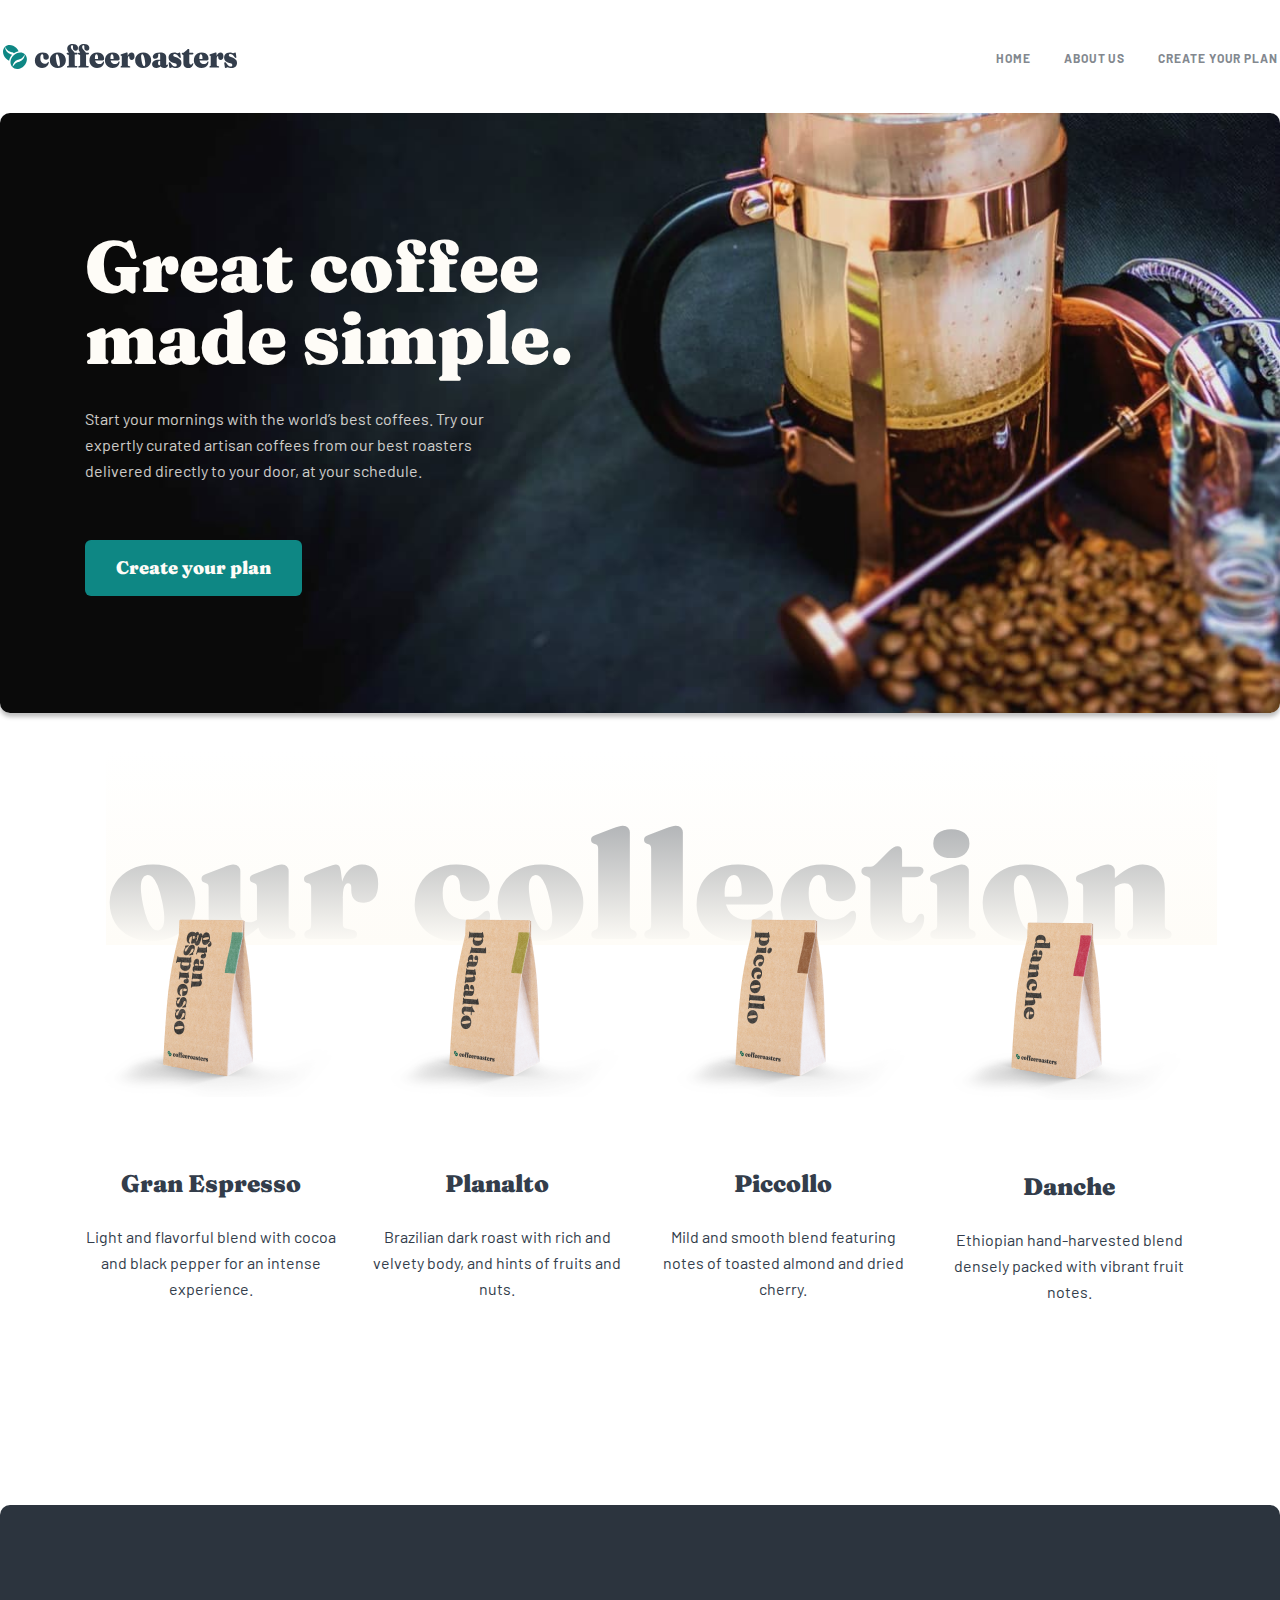
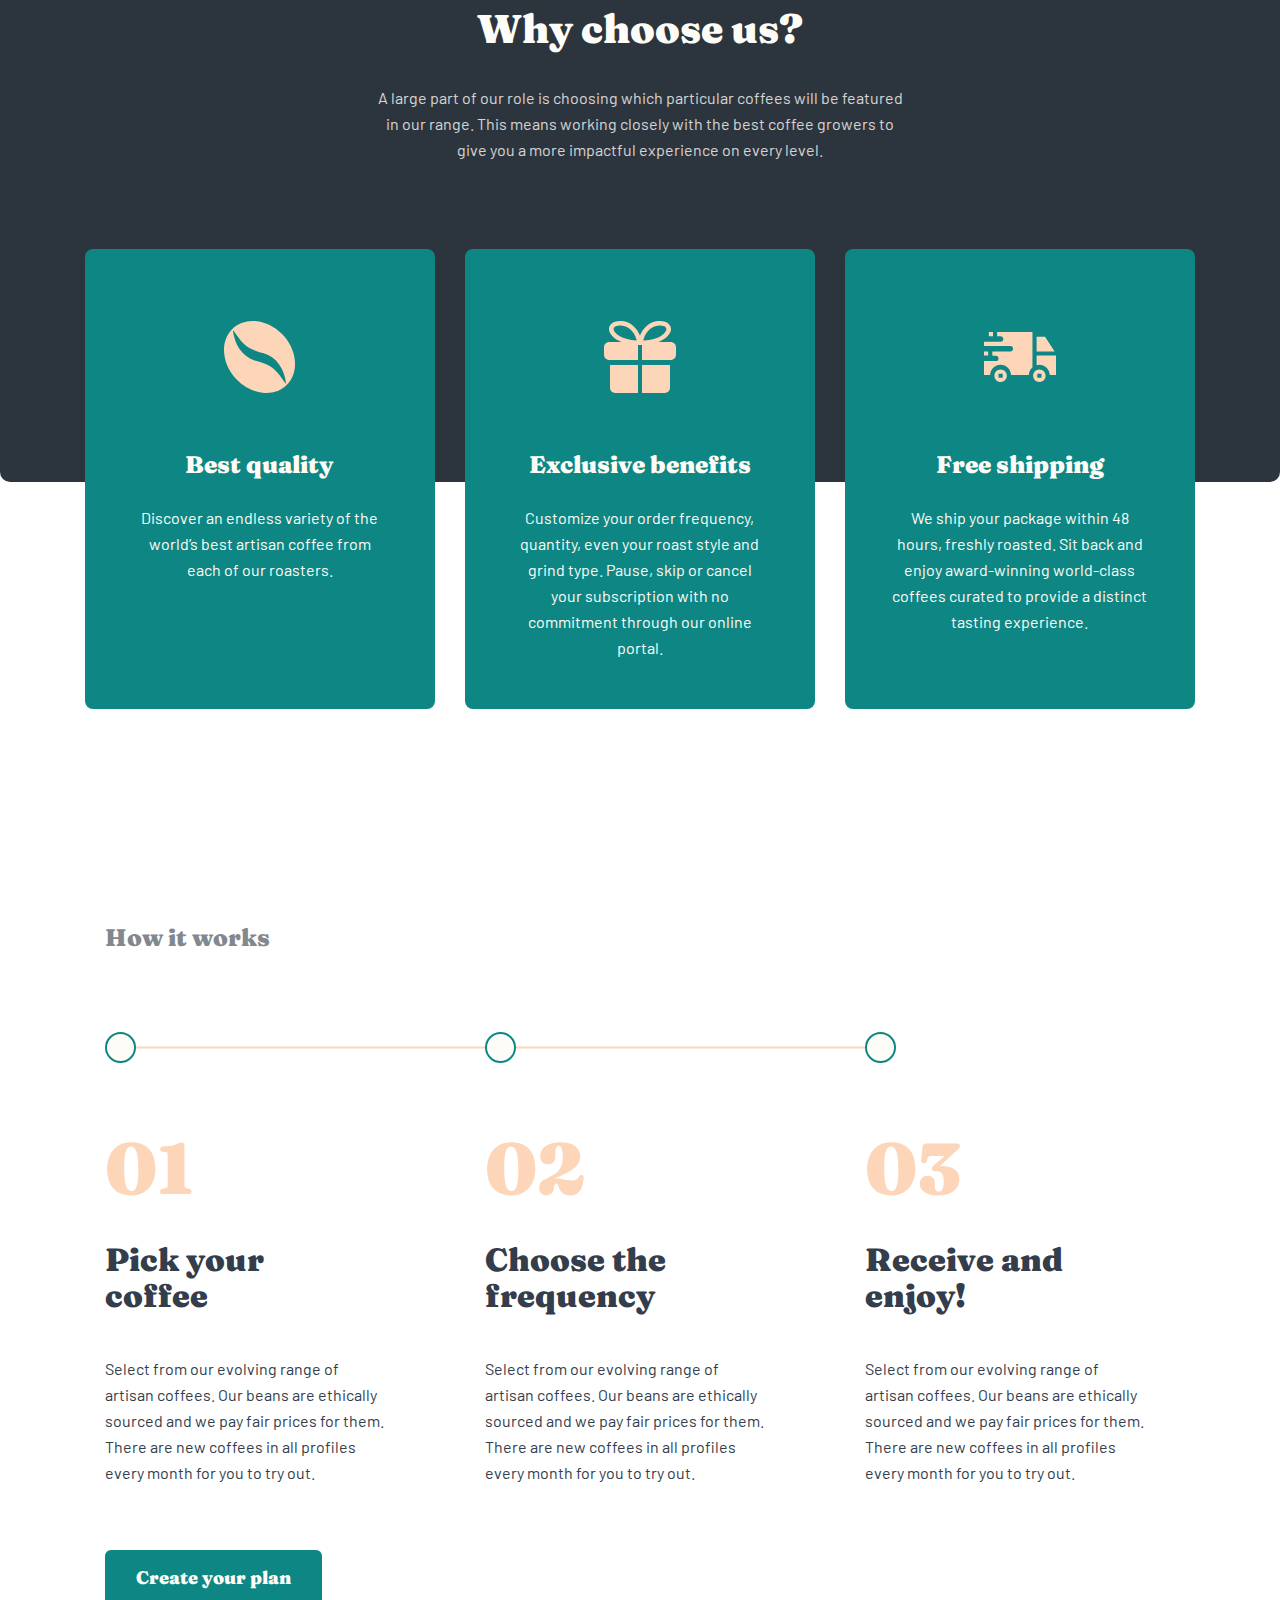
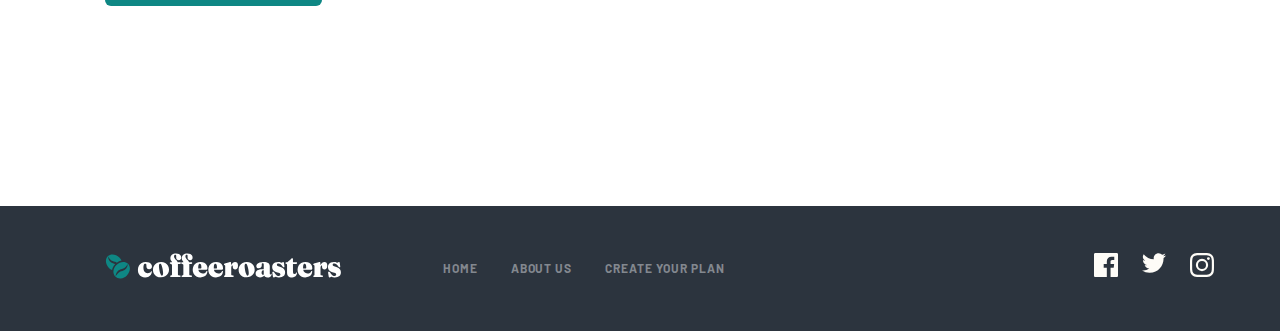
<file: index.html>
<!DOCTYPE html>
<html lang="en">
  <head>
    <meta charset="UTF-8" />
    <meta http-equiv="X-UA-Compatible" content="IE=edge" />
    <meta name="viewport" content="width=device-width, initial-scale=1.0" />
    <title>Coffeeroasters</title>

    <link rel="stylesheet" href="css/normalize.css" />
    <link rel="stylesheet" href="css/main.min.css" />
  </head>

  <body>
    <!-- HEADER -->
    <header class="header">
      <div class="container header__container">
        <a class="logo" href="index.html">
          <img
            class="logo__img"
            src="img/header-logo.svg"
            alt="Site logo"
            width="236"
            height="26"
          />
        </a>

        <nav class="nav">
          <ul class="nav__list">
            <li class="nav__item">
              <a class="nav__link" href="index.html">home</a>
            </li>
            <li class="nav__item">
              <a class="nav__link" href="about.html">ABOUT US</a>
            </li>
            <li class="nav__item">
              <a class="nav__link" href="subscribe.html">Create your plan</a>
            </li>
          </ul>
        </nav>
      </div>
    </header>

    <main>
      <!-- INTRO -->
      <section class="intro">
        <div class="container intro__container">
          <div class="intro__content">
            <h2 class="intro__title">Great coffee made simple.</h2>
            <p class="intro__description">
              Start your mornings with the world’s best coffees. Try our
              expertly curated artisan coffees from our best roasters delivered
              directly to your door, at your schedule.
            </p>

            <a class="create-link" href="#">Create your plan</a>
          </div>
        </div>
      </section>

      <!-- OUR -->
      <section class="our">
        <div class="container our__container">
          <h2 class="our__title">our collection</h2>

          <ul class="our__list">
            <li class="our__item">
              <img
                class="our__item-img"
                src="img/our-img1.png"
                srcset="img/our-img1.png 1x, img/our-img1@2x.png 2x"
                alt="our collection img"
                width="255"
                height="193"
              />

              <h3 class="our__item-title">Gran Espresso</h3>
              <p class="our__item-text">
                Light and flavorful blend with cocoa and black pepper for an
                intense experience.
              </p>
            </li>

            <li class="our__item">
              <img
                class="our__item-img"
                src="img/our-img2.png"
                srcset="img/our-img2.png 1x, img/our-img2@2x.png 2x"
                alt="our collection img"
                width="256"
                height="193"
              />

              <h3 class="our__item-title">Planalto</h3>
              <p class="our__item-text">
                Brazilian dark roast with rich and velvety body, and hints of
                fruits and nuts.
              </p>
            </li>

            <li class="our__item">
              <img
                class="our__item-img"
                src="img/our-img3.png"
                srcset="img/our-img3.png 1x, img/our-img3@2x.png 2x"
                alt="our collection img"
                width="256"
                height="193"
              />

              <h3 class="our__item-title">Piccollo</h3>
              <p class="our__item-text">
                Mild and smooth blend featuring notes of toasted almond and
                dried cherry.
              </p>
            </li>
            <li class="our__item">
              <img
                class="our__item-img4"
                src="img/our-img4.png"
                srcset="img/our-img4.png 1x, img/our-img4@2x.png 2x"
                alt="our collection img"
                width="235"
                height="177"
              />

              <h3 class="our__item-title">Danche</h3>
              <p class="our__item-text">
                Ethiopian hand-harvested blend densely packed with vibrant fruit
                notes.
              </p>
            </li>
          </ul>
        </div>
      </section>

      <!-- CHOOSE -->
      <section class="choose">
        <div class="container choose__container">
          <h2 class="choose__title">Why choose us?</h2>
          <p class="choose__description">
            A large part of our role is choosing which particular coffees will
            be featured in our range. This means working closely with the best
            coffee growers to give you a more impactful experience on every
            level.
          </p>

          <ul class="choose__list">
            <li class="choose__item">
              <img
                class="choose__item-img"
                src="img/choose-coffee.svg"
                alt="coffee"
                width="71"
                height="72"
              />
              <h3 class="choose__item-title">Best quality</h3>
              <p class="choose__item-text">
                Discover an endless variety of the world’s best artisan coffee
                from each of our roasters.
              </p>
            </li>
            <li class="choose__item">
              <img
                class="choose__item-img"
                src="img/choose-prize.svg"
                alt="coffee"
                width="72"
                height="72"
              />
              <h3 class="choose__item-title">Exclusive benefits</h3>
              <p class="choose__item-text">
                Customize your order frequency, quantity, even your roast style
                and grind type. Pause, skip or cancel your subscription with no
                commitment through our online portal.
              </p>
            </li>
            <li class="choose__item">
              <img
                class="choose__item-img-3"
                src="img/choose-truck.svg"
                alt="coffee"
                width="72"
                height="50"
              />
              <h3 class="choose__item-title">Free shipping</h3>
              <p class="choose__item-text">
                We ship your package within 48 hours, freshly roasted. Sit back
                and enjoy award-winning world-class coffees curated to provide a
                distinct tasting experience.
              </p>
            </li>
          </ul>
        </div>
      </section>

      <!-- WORKS -->
      <section class="works">
        <div class="container works__container">
          <h2 class="works__title">How it works</h2>

          <ul class="works__list">
            <li class="works__item">
              <p class="works__item-number">01</p>
              <h3 class="works__item-title">Pick your coffee</h3>
              <p class="works__item-text">
                Select from our evolving range of artisan coffees. Our beans are
                ethically sourced and we pay fair prices for them. There are new
                coffees in all profiles every month for you to try out.
              </p>
            </li>
            <li class="works__item">
              <p class="works__item-number">02</p>
              <h3 class="works__item-title">Choose the frequency</h3>
              <p class="works__item-text">
                Select from our evolving range of artisan coffees. Our beans are
                ethically sourced and we pay fair prices for them. There are new
                coffees in all profiles every month for you to try out.
              </p>
            </li>
            <li class="works__item">
              <p class="works__item-number">03</p>
              <h3 class="works__item-title">Receive and enjoy!</h3>
              <p class="works__item-text">
                Select from our evolving range of artisan coffees. Our beans are
                ethically sourced and we pay fair prices for them. There are new
                coffees in all profiles every month for you to try out.
              </p>
            </li>
          </ul>
          <a class="create-link" href="#">Create your plan</a>
        </div>
      </section>
    </main>

    <!-- FOOTER -->
    <footer class="footer">
      <div class="container footer__container">
        <a class="logo footer__logo" href="index.html">
          <img
            class="logo__img"
            src="img/footer-logo.svg"
            alt="Site logo"
            width="236"
            height="26"
          />
        </a>

        <nav class="nav">
          <ul class="nav__list">
            <li class="nav__item">
              <a class="nav__link" href="index.html">HOME</a>
            </li>
            <li class="nav__item">
              <a class="nav__link" href="about.html">ABOUT US</a>
            </li>
            <li class="nav__item">
              <a class="nav__link" href="subscribe.html">Create your plan</a>
            </li>
          </ul>
        </nav>

        <ul class="socials">
          <li class="socials__item">
            <a class="socials__item-link" href="https://facebook.com">
              <img
                class="socials__item-img"
                src="img/facebook.svg"
                alt="facebook"
                width="24"
                height="24"
              />
            </a>
          </li>
          <li class="socials__item">
            <a class="socials__item-link" href="https://twitter.com">
              <img
                class="socials__item-img"
                src="img/twitter.svg"
                alt="twitter"
                width="24"
                height="19"
              />
            </a>
          </li>
          <li class="socials__item">
            <a
              class="socials__item-link"
              href="https://instagram.com/m1rob1dov"
            >
              <img
                class="socials__item-img"
                src="img/instagram.svg"
                alt="instagram"
                width="24"
                height="24"
              />
            </a>
          </li>
        </ul>
      </div>
    </footer>
  </body>
</html>
</file>
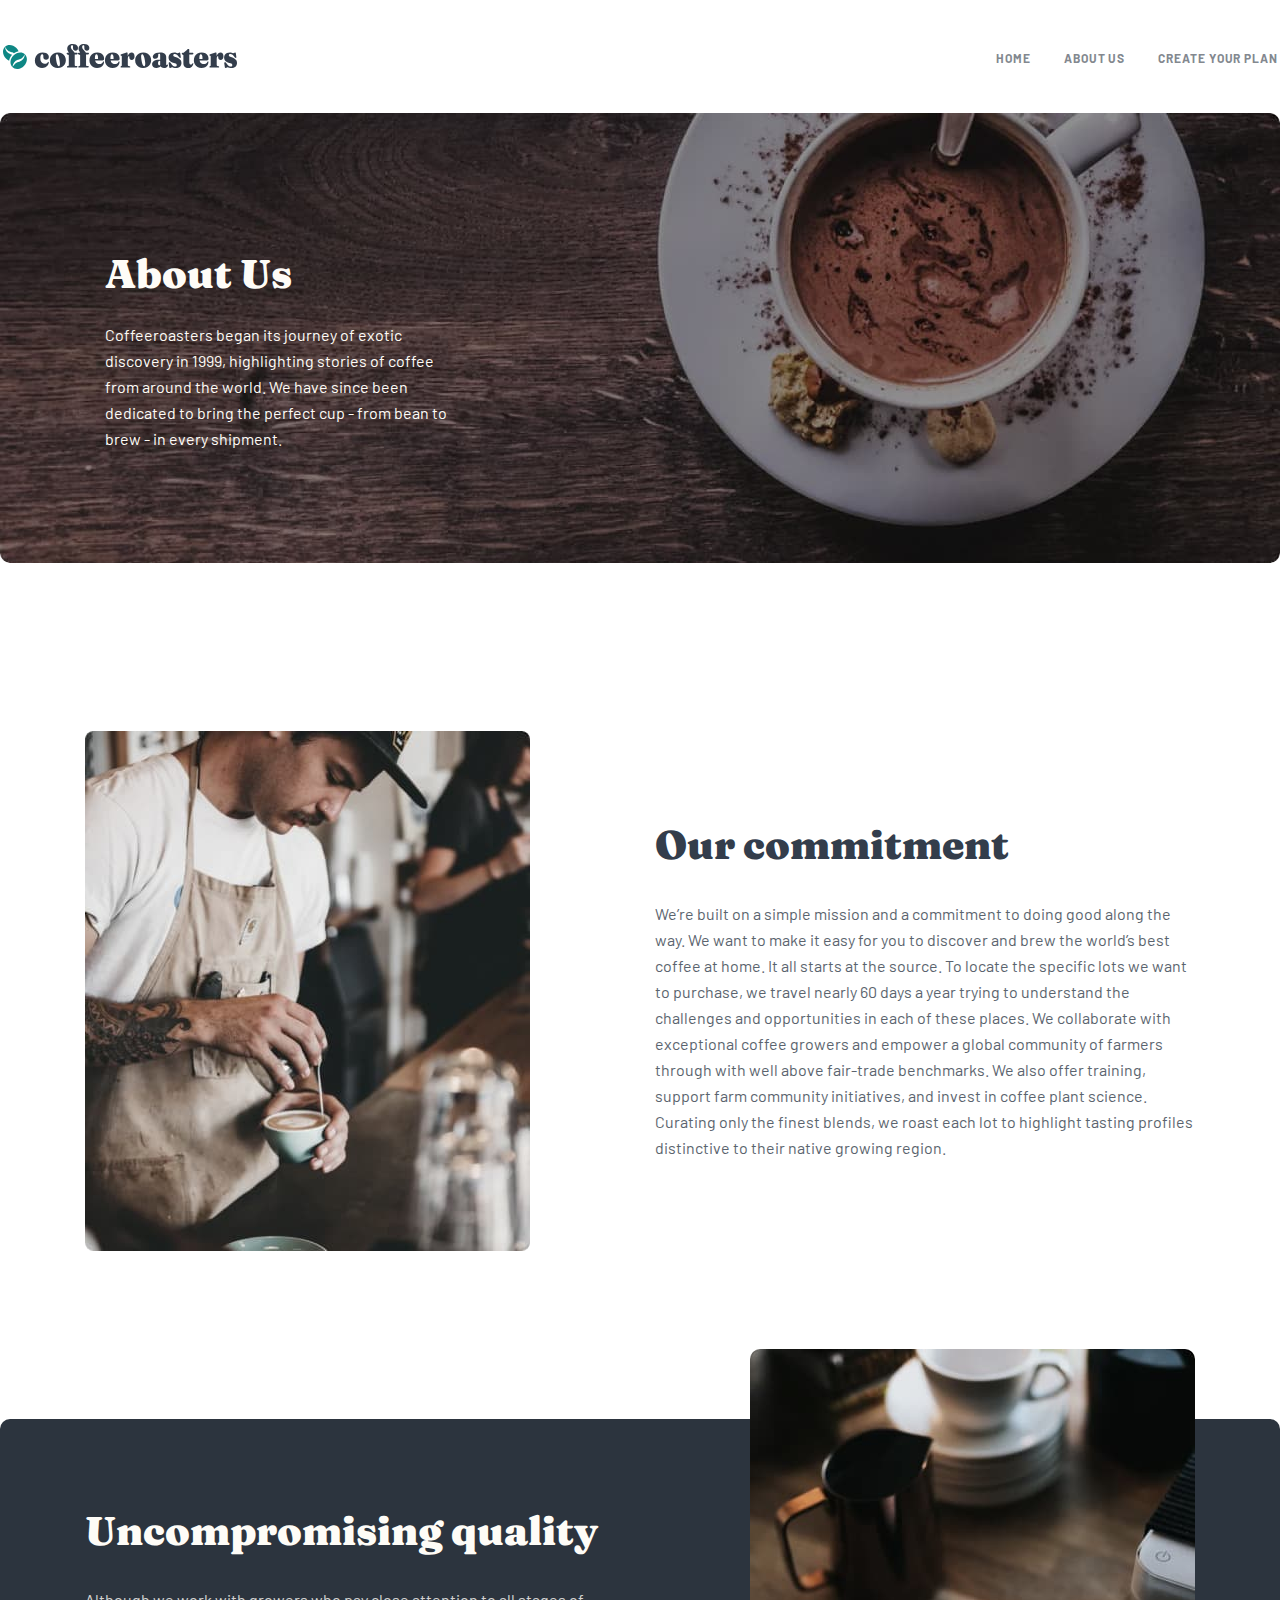
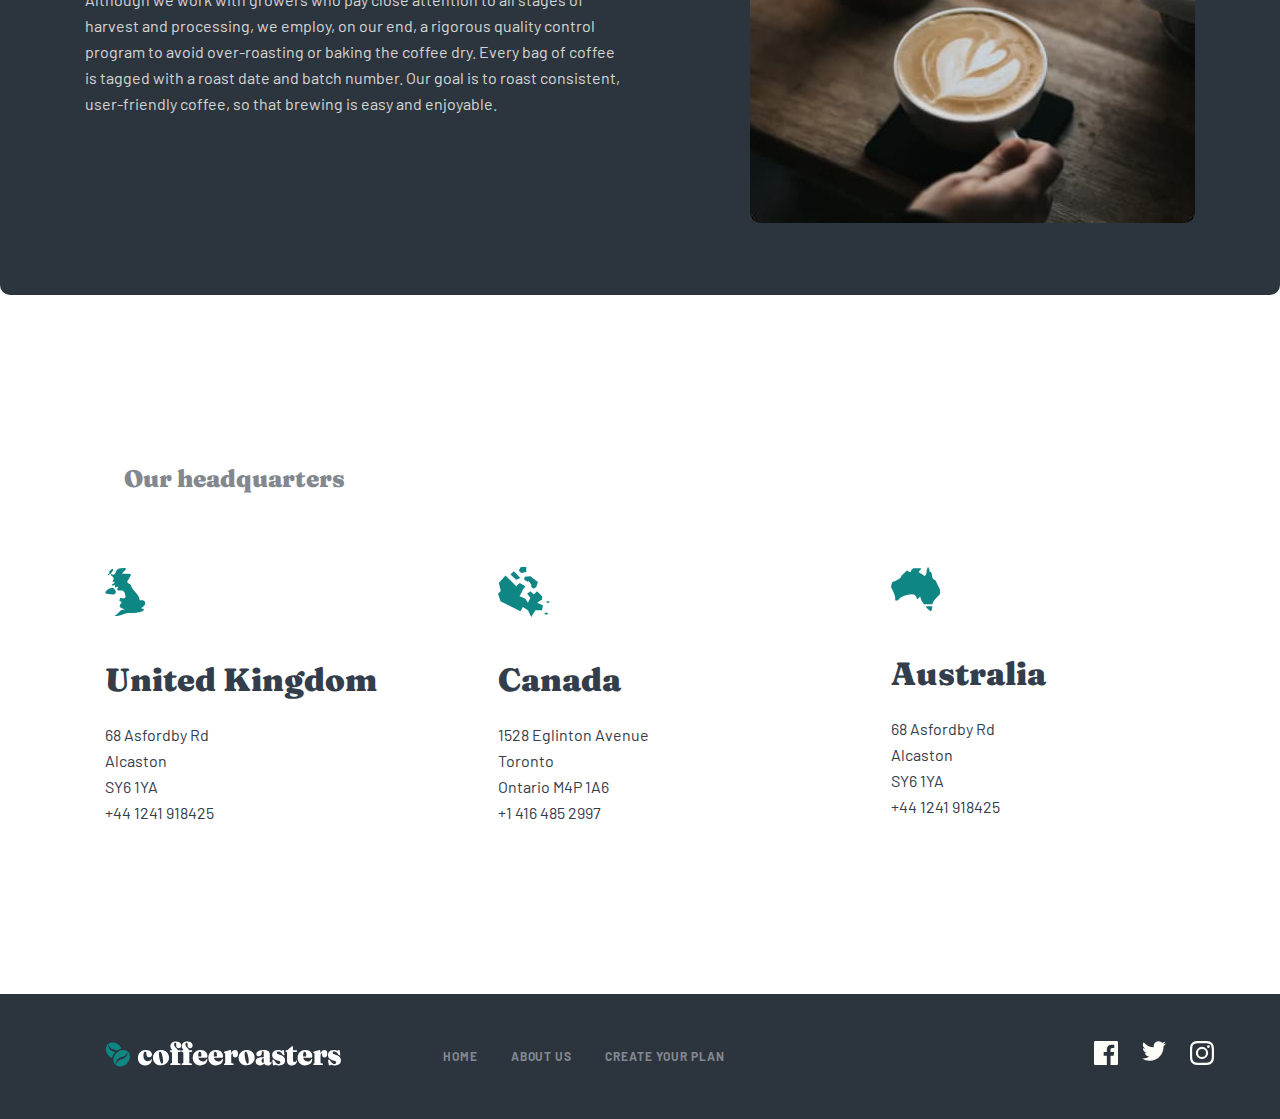
<file: about.html>
<!DOCTYPE html>
<html lang="en">
  <head>
    <meta charset="UTF-8" />
    <meta http-equiv="X-UA-Compatible" content="IE=edge" />
    <meta name="viewport" content="width=device-width, initial-scale=1.0" />
    <title>Coffeeroasters</title>

    <link rel="stylesheet" href="css/normalize.css" />
    <link rel="stylesheet" href="css/main.min.css" />
  </head>
  <body>
    <!-- HEADER -->
    <header class="header">
      <div class="container header__container">
        <a class="logo" href="index.html">
          <img
            class="logo__img"
            src="img/header-logo.svg"
            alt="Site logo"
            width="236"
            height="26"
          />
        </a>

        <nav class="nav">
          <ul class="nav__list">
            <li class="nav__item">
              <a class="nav__link" href="index.html">home</a>
            </li>
            <li class="nav__item">
              <a class="nav__link" href="about.html">ABOUT US</a>
            </li>
            <li class="nav__item">
              <a class="nav__link" href="subscribe.html">Create your plan</a>
            </li>
          </ul>
        </nav>
      </div>
    </header>

    <main>
      <!-- ABOUT INTRO -->
      <section class="about-intro">
        <div class="container about-intro__container">
          <div class="about-intro__content">
            <h2 class="about-intro__title">About Us</h2>
            <p class="about-intro__text">
              Coffeeroasters began its journey of exotic discovery in 1999,
              highlighting stories of coffee from around the world. We have
              since been dedicated to bring the perfect cup - from bean to brew
              - in every shipment.
            </p>
          </div>
        </div>
      </section>

      <!-- ABOUT OUR -->
      <section class="about-our">
        <div class="container about-out__container">
          <img
            class="about-our__img"
            src="img/about-our.jpg"
            srcset="img/about-our.jpg 1x, img/about-our@2x.jpg 2x"
            alt="our ilustration"
            width="445"
            height="520"
          />

          <div class="about-out__content">
            <h2 class="about-out__title">Our commitment</h2>
            <p class="about-out__text">
              We’re built on a simple mission and a commitment to doing good
              along the way. We want to make it easy for you to discover and
              brew the world’s best coffee at home. It all starts at the source.
              To locate the specific lots we want to purchase, we travel nearly
              60 days a year trying to understand the challenges and
              opportunities in each of these places. We collaborate with
              exceptional coffee growers and empower a global community of
              farmers through with well above fair-trade benchmarks. We also
              offer training, support farm community initiatives, and invest in
              coffee plant science. Curating only the finest blends, we roast
              each lot to highlight tasting profiles distinctive to their native
              growing region.
            </p>
          </div>
        </div>
      </section>

      <!-- ABOUT QUALITY -->
      <section class="quality">
        <div class="container quality__container">
          <div class="quality__wrapper"></div>
          <div class="quality__content">
            <h2 class="quality__title">Uncompromising quality</h2>
            <p class="quality__text">
              Although we work with growers who pay close attention to all
              stages of harvest and processing, we employ, on our end, a
              rigorous quality control program to avoid over-roasting or baking
              the coffee dry. Every bag of coffee is tagged with a roast date
              and batch number. Our goal is to roast consistent, user-friendly
              coffee, so that brewing is easy and enjoyable.
            </p>
          </div>
        </div>
      </section>

      <!-- ABOUT HEADQUARTERS -->
      <section class="headquarters">
        <div class="container headquarters__container">
          <h2 class="headquarters__title">Our headquarters</h2>

          <ul class="headquarters__list">
            <li class="headquarters__item">
              <img
                class="headquarters__item-img"
                src="img/headquarters-1.svg"
                alt="UK"
                width="41"
                height="49"
              />

              <h3 class="headquarters__item-title">United Kingdom</h3>
              <p class="headquarters__item-text">68 Asfordby Rd</p>
              <p class="headquarters__item-text">Alcaston</p>
              <p class="headquarters__item-text">SY6 1YA</p>
              <p class="headquarters__item-text">+44 1241 918425</p>
            </li>

            <li class="headquarters__item">
              <img
                class="headquarters__item-img"
                src="img/headquarters-2.svg"
                alt="Canada"
                width="52"
                height="50"
              />

              <h3 class="headquarters__item-title">Canada</h3>
              <p class="headquarters__item-text">1528 Eglinton Avenue</p>
              <p class="headquarters__item-text">Toronto</p>
              <p class="headquarters__item-text">Ontario M4P 1A6</p>
              <p class="headquarters__item-text">+1 416 485 2997</p>
            </li>

            <li class="headquarters__item">
              <img
                class="headquarters__item-img"
                src="img/headquarters-3.svg"
                alt="Australia"
                width="49"
                height="44"
              />

              <h3 class="headquarters__item-title">Australia</h3>
              <p class="headquarters__item-text">68 Asfordby Rd</p>
              <p class="headquarters__item-text">Alcaston</p>
              <p class="headquarters__item-text">SY6 1YA</p>
              <p class="headquarters__item-text">+44 1241 918425</p>
            </li>
          </ul>
        </div>
      </section>
    </main>

    <!-- FOOTER -->
    <footer class="footer">
      <div class="container footer__container">
        <a class="logo footer__logo" href="index.html">
          <img
            class="logo__img"
            src="img/footer-logo.svg"
            alt="Site logo"
            width="236"
            height="26"
          />
        </a>

        <nav class="nav">
          <ul class="nav__list">
            <li class="nav__item">
              <a class="nav__link" href="index.html">HOME</a>
            </li>
            <li class="nav__item">
              <a class="nav__link" href="about.html">ABOUT US</a>
            </li>
            <li class="nav__item">
              <a class="nav__link" href="subscribe.html">Create your plan</a>
            </li>
          </ul>
        </nav>

        <ul class="socials">
          <li class="socials__item">
            <a class="socials__item-link" href="https://facebook.com">
              <img
                class="socials__item-img"
                src="img/facebook.svg"
                alt="facebook"
                width="24"
                height="24"
              />
            </a>
          </li>
          <li class="socials__item">
            <a class="socials__item-link" href="https://twitter.com">
              <img
                class="socials__item-img"
                src="img/twitter.svg"
                alt="twitter"
                width="24"
                height="19"
              />
            </a>
          </li>
          <li class="socials__item">
            <a
              class="socials__item-link"
              href="https://instagram.com/m1rob1dov"
            >
              <img
                class="socials__item-img"
                src="img/instagram.svg"
                alt="instagram"
                width="24"
                height="24"
              />
            </a>
          </li>
        </ul>
      </div>
    </footer>
  </body>
</html>
</file>
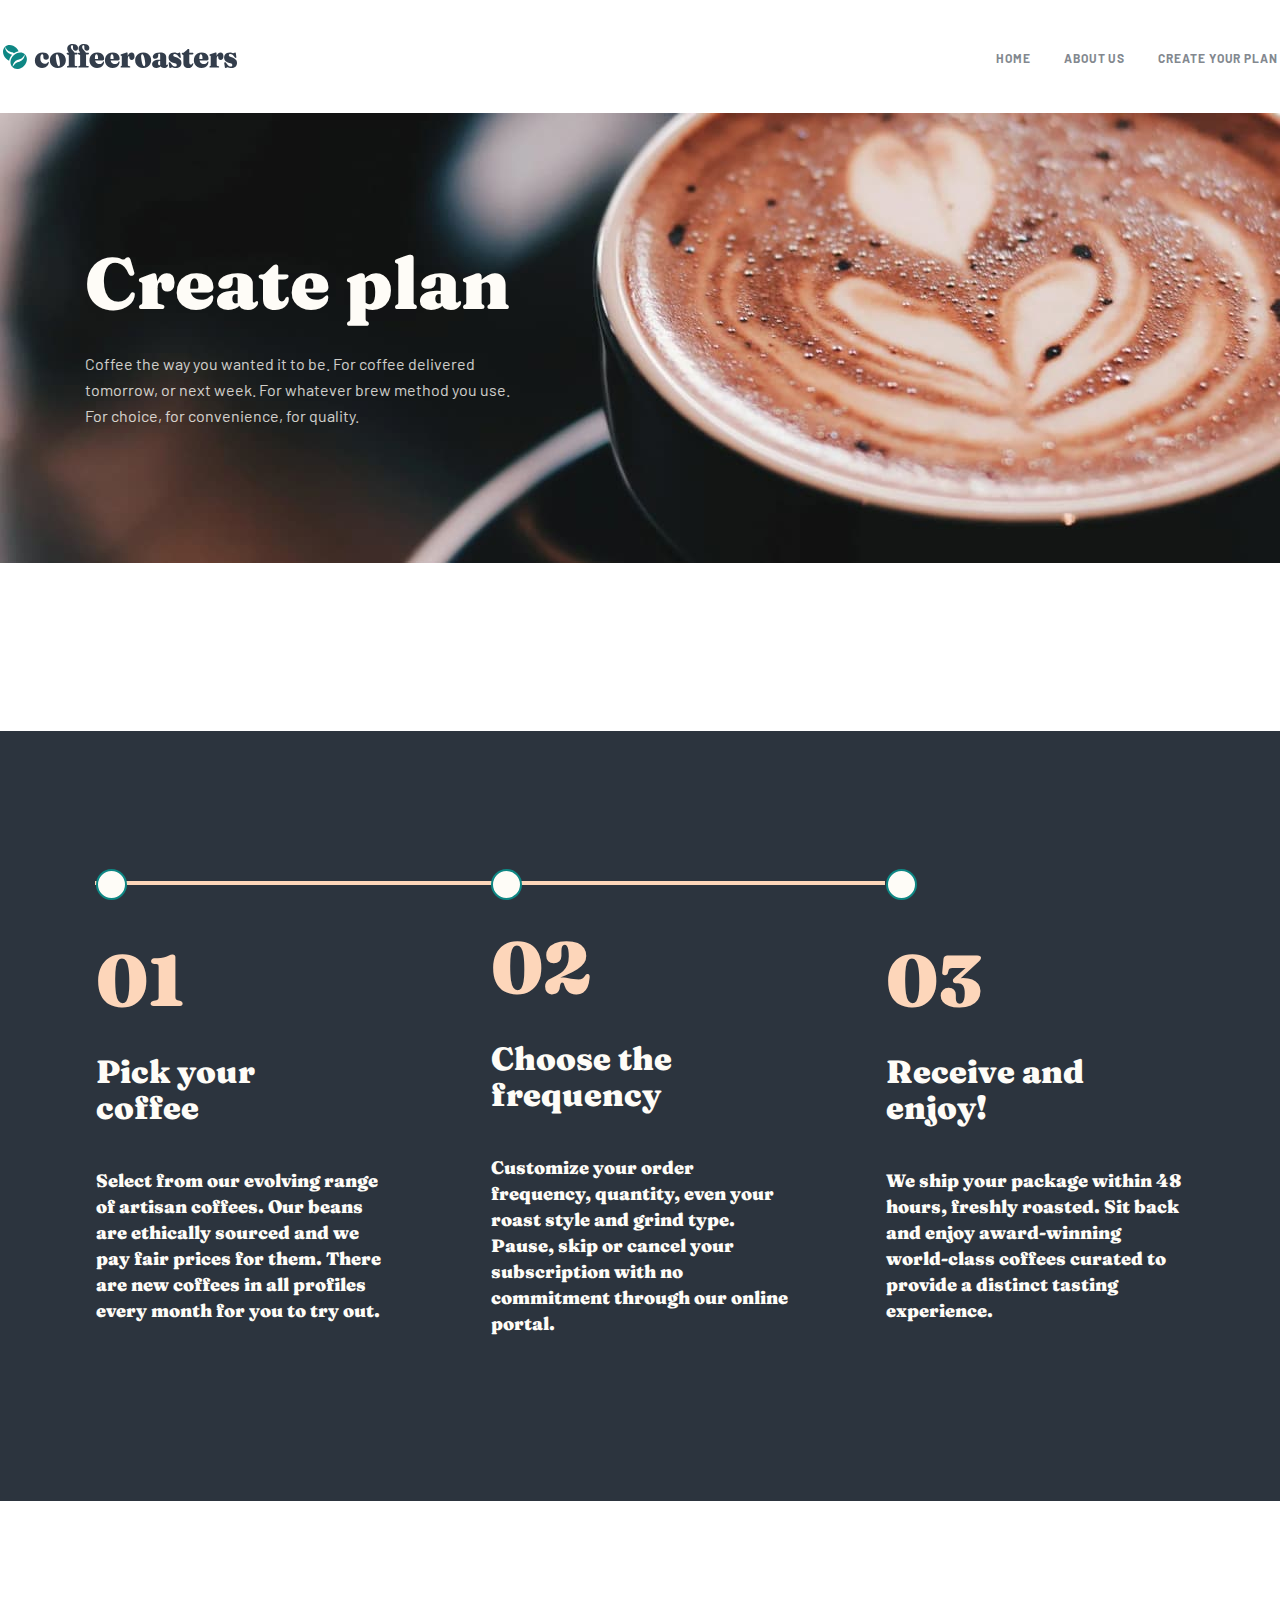
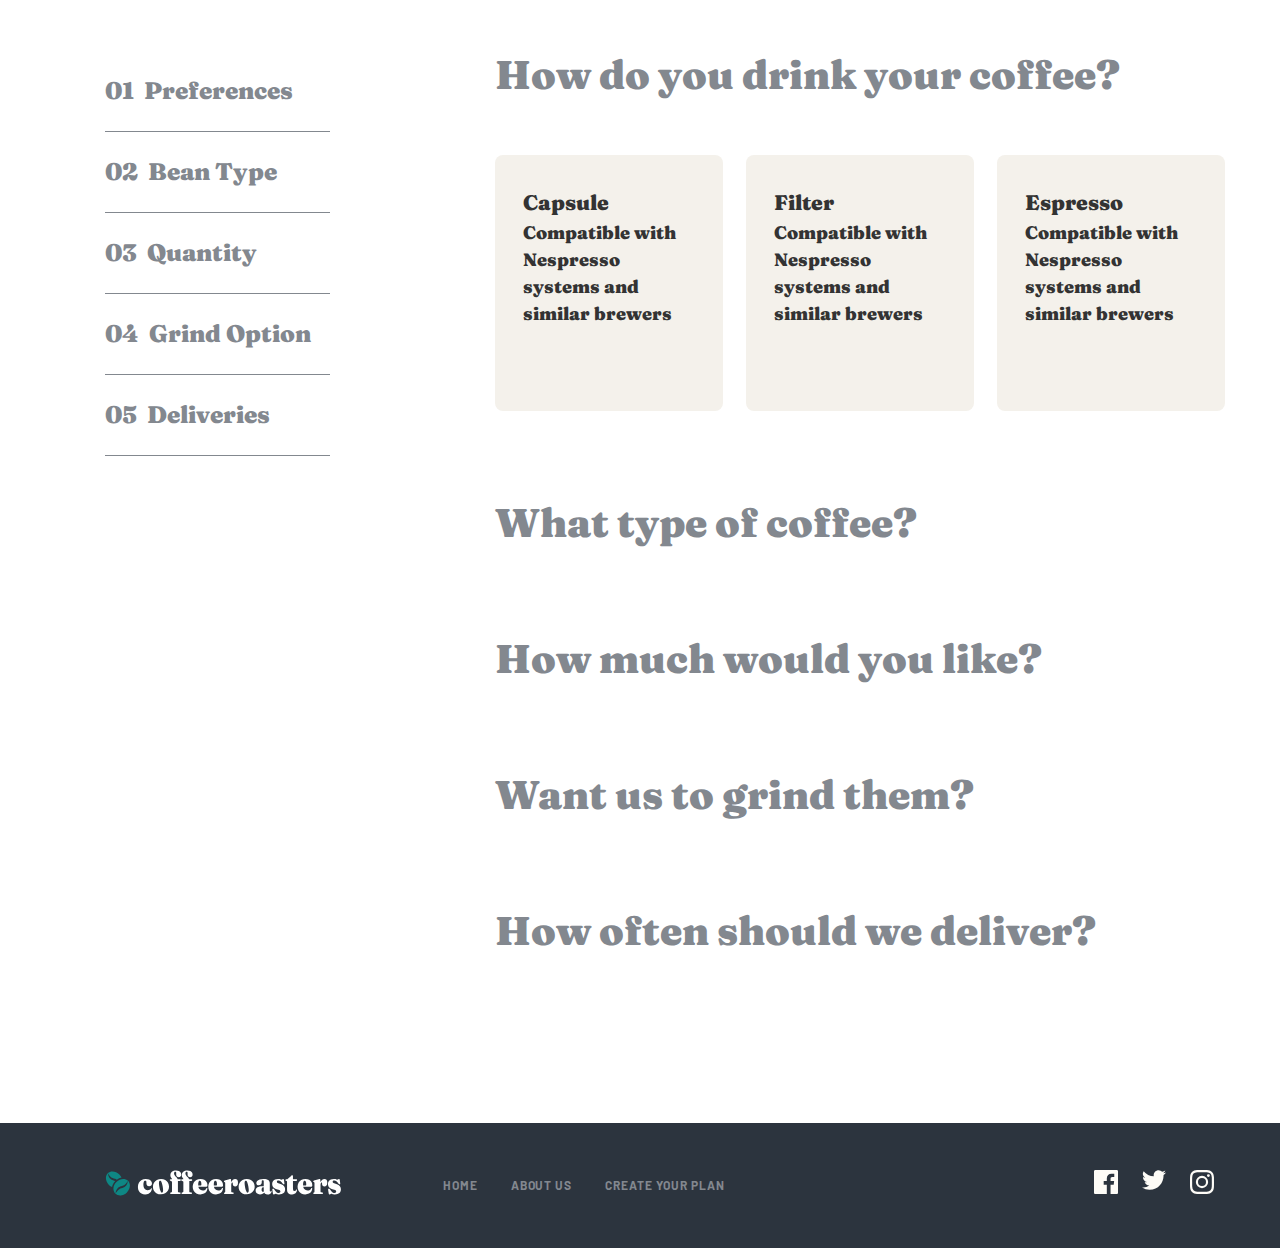
<file: subscribe.html>
<!DOCTYPE html>
<html lang="en">
  <head>
    <meta charset="UTF-8" />
    <meta http-equiv="X-UA-Compatible" content="IE=edge" />
    <meta name="viewport" content="width=device-width, initial-scale=1.0" />
    <title>Coffeeroasters</title>

    <link rel="stylesheet" href="css/normalize.css" />
    <link rel="stylesheet" href="css/main.min.css" />
  </head>
  <body>
    <!-- HEADER -->
    <header class="header">
      <div class="container header__container">
        <a class="logo" href="index.html">
          <img
            class="logo__img"
            src="img/header-logo.svg"
            alt="Site logo"
            width="236"
            height="26"
          />
        </a>

        <nav class="nav">
          <ul class="nav__list">
            <li class="nav__item">
              <a class="nav__link" href="index.html">home</a>
            </li>
            <li class="nav__item">
              <a class="nav__link" href="about.html">ABOUT US</a>
            </li>
            <li class="nav__item">
              <a class="nav__link" href="subscribe.html">Create your plan</a>
            </li>
          </ul>
        </nav>
      </div>
    </header>

    <main>
      <!-- HERO -->
      <section class="hero">
        <div class="container hero__container">
          <div class="hero__content">
            <h2 class="hero__title">Create plan</h2>
            <p class="hero__text">
              Coffee the way you wanted it to be. For coffee delivered tomorrow,
              or next week. For whatever brew method you use. For choice, for
              convenience, for quality.
            </p>
          </div>
        </div>
      </section>

      <!-- HOW-IT -->
      <section class="how-it-s">
        <div class="container how-it-s__container how-it-s__dark-container">
          <h2 class="how-it-s__name visually-hidden">How it works</h2>
          <ul class="how-it-s__list">
            <li class="how-it-s__item">
              <p class="how-it-s__num">01</p>
              <h3 class="how-it-s__item-name how-it-s__item-name-plan">
                Pick your coffee
              </h3>
              <p
                class="how-it-s__item-discription how-it-s__item-discription-plan"
              >
                Select from our evolving range of artisan coffees. Our beans are
                ethically sourced and we pay fair prices for them. There are new
                coffees in all profiles every month for you to try out.
              </p>
            </li>
            <li class="how-it-s__item">
              <p class="how-it-s__num">02</p>
              <h3 class="how-it-s__item-name how-it-s__item-name-plan">
                Choose the frequency
              </h3>
              <p
                class="how-it-s__item-discription how-it-s__item-discription-plan"
              >
                Customize your order frequency, quantity, even your roast style
                and grind type. Pause, skip or cancel your subscription with no
                commitment through our online portal.
              </p>
            </li>
            <li class="how-it-s__item">
              <p class="how-it-s__num">03</p>
              <h3 class="how-it-s__item-name how-it-s__item-name-plan">
                Receive and enjoy!
              </h3>
              <p
                class="how-it-s__item-discription how-it-s__item-discription-plan"
              >
                We ship your package within 48 hours, freshly roasted. Sit back
                and enjoy award-winning world-class coffees curated to provide a
                distinct tasting experience.
              </p>
            </li>
          </ul>
        </div>
      </section>

      <!-- REGISTRATION -->
      <section class="registration">
        <div class="container registration__container">
          <ul class="registration__list">
            <li class="registration__item">
              <button class="registration__btn" type="button">
                <span class="registration__btn-num">01</span>
                Preferences
              </button>
            </li>
            <li class="registration__item">
              <button class="registration__btn" type="button">
                <span class="registration__btn-num">02</span>
                Bean Type
              </button>
            </li>
            <li class="registration__item">
              <button class="registration__btn" type="button">
                <span class="registration__btn-num">03</span>
                Quantity
              </button>
            </li>
            <li class="registration__item">
              <button class="registration__btn" type="button">
                <span class="registration__btn-num">04</span>
                Grind Option
              </button>
            </li>
            <li class="registration__item">
              <button class="registration__btn" type="button">
                <span class="registration__btn-num">05</span>
                Deliveries
              </button>
            </li>
          </ul>

          <form action="#" method="get" class="registration__form">
            <ul class="registration__form-list">
              <li class="registration__form-item">
                <button class="registration__form-btn">
                  How do you drink your coffee?
                </button>
                <div class="benefits">
                  <label class="benefits__form">
                    <input
                      class="visually-hidden benefits__radio"
                      type="radio"
                      name="mirilyos"
                    />
                    <div class="benefits__div">
                      <h3 class="benefits__name">Capsule</h3>
                      <p class="benefits__text">
                        Compatible with Nespresso systems and similar brewers
                      </p>
                    </div>
                  </label>
                  <label class="benefits__form">
                    <input
                      class="visually-hidden benefits__radio"
                      type="radio"
                      name="mirilyos"
                    />
                    <div class="benefits__div">
                      <h3 class="benefits__name">Filter</h3>
                      <p class="benefits__text">
                        Compatible with Nespresso systems and similar brewers
                      </p>
                    </div>
                  </label>
                  <label class="benefits__form">
                    <input
                      class="visually-hidden benefits__radio"
                      type="radio"
                      name="mirilyos"
                    />
                    <div class="benefits__div">
                      <h3 class="benefits__name">Espresso</h3>
                      <p class="benefits__text">
                        Compatible with Nespresso systems and similar brewers
                      </p>
                    </div>
                  </label>
                </div>
              </li>
              <li class="registration__form-item">
                <button class="registration__form-btn">
                  What type of coffee?
                </button>
              </li>
              <li class="registration__form-item">
                <button class="registration__form-btn">
                  How much would you like?
                </button>
              </li>
              <li class="registration__form-item">
                <button class="registration__form-btn">
                  Want us to grind them?
                </button>
              </li>
              <li class="registration__form-item">
                <button class="registration__form-btn">
                  How often should we deliver?
                </button>
              </li>
            </ul>
          </form>
        </div>
      </section>
    </main>

    <!-- FOOTER -->
    <footer class="footer">
      <div class="container footer__container">
        <a class="logo footer__logo" href="index.html">
          <img
            class="logo__img"
            src="img/footer-logo.svg"
            alt="Site logo"
            width="236"
            height="26"
          />
        </a>

        <nav class="nav">
          <ul class="nav__list">
            <li class="nav__item">
              <a class="nav__link" href="index.html">HOME</a>
            </li>
            <li class="nav__item">
              <a class="nav__link" href="about.html">ABOUT US</a>
            </li>
            <li class="nav__item">
              <a class="nav__link" href="subscribe.html">Create your plan</a>
            </li>
          </ul>
        </nav>

        <ul class="socials">
          <li class="socials__item">
            <a class="socials__item-link" href="https://facebook.com">
              <img
                class="socials__item-img"
                src="img/facebook.svg"
                alt="facebook"
                width="24"
                height="24"
              />
            </a>
          </li>
          <li class="socials__item">
            <a class="socials__item-link" href="https://twitter.com">
              <img
                class="socials__item-img"
                src="img/twitter.svg"
                alt="twitter"
                width="24"
                height="19"
              />
            </a>
          </li>
          <li class="socials__item">
            <a
              class="socials__item-link"
              href="https://instagram.com/m1rob1dov"
            >
              <img
                class="socials__item-img"
                src="img/instagram.svg"
                alt="instagram"
                width="24"
                height="24"
              />
            </a>
          </li>
        </ul>
      </div>
    </footer>
  </body>
</html>
</file>
<file: css/main.min.css>
@font-face {
  font-family: Fraunces;
  src: url("../fonts/Fraunces-Black.woff2") format("woff2"),
    url("../fonts/Fraunces-Black.woff") format("woff");
  font-style: normal;
  font-display: swap;
  font-weight: 900;
}
@font-face {
  font-family: Barlow;
  font-style: normal;
  font-display: swap;
  font-weight: 400;
  src: local(""), url("../fonts/barlow-v11-latin-regular.woff2") format("woff2"),
    url("../fonts/barlow-v11-latin-regular.woff") format("woff");
}
@font-face {
  font-family: Barlow;
  font-style: normal;
  font-display: swap;
  font-weight: 700;
  src: local(""), url("../fonts/barlow-v11-latin-700.woff2") format("woff2"),
    url("../fonts/barlow-v11-latin-700.woff") format("woff");
}
html {
  -webkit-box-sizing: border-box;
  box-sizing: border-box;
}
*,
::after,
::before {
  margin: 0;
  padding: 0;
  -webkit-box-sizing: inherit;
  box-sizing: inherit;
}
img {
  display: block;
  max-width: 100%;
  height: auto;
}
body {
  font-family: Fraunces, Barlow, sans-serif;
  line-height: 1.5;
  font-size: 18px;
  color: #333;
}
a {
  display: inline-block;
  text-decoration: none;
}
ol,
ul {
  list-style: none;
}
.container {
  max-width: 1320px;
  padding: 0 20px;
  margin: 0 auto;
}
.visually-hidden {
  clip: rect(0 0 0 0);
  -webkit-clip-path: inset(50%);
  clip-path: inset(50%);
  height: 1px;
  overflow: hidden;
  position: absolute;
  white-space: nowrap;
  width: 1px;
}
.create-link {
  padding: 15px 31px 16px 31px;
  font-family: Fraunces;
  background-color: #0e8784;
  border-radius: 6px;
  font-style: normal;
  font-weight: 900;
  font-size: 18px;
  line-height: 25px;
  text-align: center;
  color: #fefcf7;
  -webkit-transition: 0.3s ease;
  -o-transition: 0.3s ease;
  transition: 0.3s ease;
}
.create-link:hover {
  opacity: 0.7;
}
.create-link:active {
  background-color: #66d2cf;
}
.header {
  padding-top: 43px;
  padding-bottom: 43px;
}
.header__container {
  display: -webkit-box;
  display: -ms-flexbox;
  display: flex;
  -webkit-box-pack: justify;
  -ms-flex-pack: justify;
  justify-content: space-between;
  -webkit-box-align: center;
  -ms-flex-align: center;
  align-items: center;
  padding: 0;
  padding: 0 2px;
}
.logo {
  -webkit-transition: 0.3s ease;
  -o-transition: 0.3s ease;
  transition: 0.3s ease;
}
.logo:hover {
  opacity: 0.7;
}
.logo:active {
  opacity: 0.4;
}
.nav__list {
  display: -webkit-box;
  display: -ms-flexbox;
  display: flex;
}
.nav__item {
  margin-left: 33px;
}
.nav__item:first-child {
  margin-left: 0;
}
.nav__link {
  font-family: Barlow;
  font-style: normal;
  font-weight: 700;
  font-size: 12px;
  line-height: 15px;
  letter-spacing: 0.923077px;
  text-transform: uppercase;
  color: #83888f;
  -webkit-transition: 0.2s ease;
  -o-transition: 0.2s ease;
  transition: 0.2s ease;
}
.nav__link:hover {
  color: #fdd6ba;
}
.nav__link:active {
  color: #333d4b;
}
.intro {
  margin-bottom: 136px;
}
.intro__container {
  background-image: url(../img/intro.jpg);
  background-repeat: no-repeat;
  background-size: cover;
  height: 600px;
  -webkit-box-shadow: 0 4px 4px rgba(0, 0, 0, 0.25);
  box-shadow: 0 4px 4px rgba(0, 0, 0, 0.25);
  border-radius: 10px;
}
.intro__content {
  max-width: 576px;
  padding-top: 117px;
  padding-left: 65px;
}
.intro__title {
  max-width: 493px;
  margin-bottom: 32px;
  font-family: Fraunces;
  font-style: normal;
  font-weight: 900;
  font-size: 72px;
  line-height: 72px;
  color: #fefcf7;
}
.intro__description {
  max-width: 440px;
  font-family: Barlow;
  font-style: normal;
  font-weight: 400;
  font-size: 16px;
  line-height: 26px;
  color: #fefcf7;
  mix-blend-mode: normal;
  opacity: 0.8;
  margin-bottom: 56px;
}
.our {
  margin-bottom: 200px;
}
.our__container {
  position: relative;
  text-align: center;
}
.our__title {
  font-family: Fraunces;
  margin: 0;
  font-style: normal;
  font-weight: 900;
  font-size: 150px;
  line-height: 72px;
  text-align: center;
  color: #83888f;
}
.our__title::before {
  content: "";
  position: absolute;
  width: 1111px;
  height: 196px;
  top: -100px;
  background: -webkit-gradient(
    linear,
    left top,
    left bottom,
    from(rgba(254, 252, 247, 0.0001)),
    to(#fefcf7)
  );
  background: -o-linear-gradient(
    top,
    rgba(254, 252, 247, 0.0001) 0,
    #fefcf7 100%
  );
  background: linear-gradient(
    180deg,
    rgba(254, 252, 247, 0.0001) 0,
    #fefcf7 100%
  );
}
.our__list {
  display: -webkit-box;
  display: -ms-flexbox;
  display: flex;
  -webkit-box-pack: center;
  -ms-flex-pack: center;
  justify-content: center;
  -webkit-box-align: center;
  -ms-flex-align: center;
  align-items: center;
  margin-top: -20px;
}
.our__item {
  max-width: 256px;
  margin-right: 30px;
  z-index: 1;
}
.our__item:last-child {
  margin-right: 0;
}
.our__item-img {
  margin-bottom: 71px;
}
.our__item-img4 {
  margin-top: 21px;
  margin-bottom: 71px;
  margin-left: auto;
  margin-right: auto;
}
.our__item-title {
  font-family: Fraunces;
  margin-bottom: 24px;
  font-style: normal;
  font-weight: 900;
  font-size: 24px;
  line-height: 32px;
  text-align: center;
  color: #333d4b;
}
.our__item-text {
  font-family: Barlow;
  font-style: normal;
  font-weight: 400;
  font-size: 16px;
  line-height: 26px;
  text-align: center;
  color: #333d4b;
}
.choose {
  margin-bottom: 440px;
}
.choose__container {
  background-image: url(../img/choose-bg.svg);
  background-repeat: no-repeat;
  background-size: cover;
  height: 577px;
}
.choose__title {
  font-family: Fraunces;
  padding-top: 100px;
  font-style: normal;
  font-weight: 900;
  font-size: 40px;
  line-height: 48px;
  text-align: center;
  color: #fefcf7;
  margin-bottom: 32px;
}
.choose__description {
  font-family: Barlow;
  max-width: 540px;
  margin-bottom: 86px;
  margin-left: auto;
  margin-right: auto;
  font-style: normal;
  font-weight: 400;
  font-size: 16px;
  line-height: 26px;
  text-align: center;
  color: #fefcf7;
  mix-blend-mode: normal;
  opacity: 0.8;
}
.choose__list {
  display: -webkit-box;
  display: -ms-flexbox;
  display: flex;
  -webkit-box-pack: center;
  -ms-flex-pack: center;
  justify-content: center;
}
.choose__item {
  max-width: 350px;
  background-color: #0e8784;
  border-radius: 8px;
  margin-right: 30px;
  padding: 72px 48px 48px 47px;
}
.choose__item:last-child {
  margin-right: 0;
  padding: 83px 48px 48px 47px;
}
.choose__item-img {
  margin-bottom: 56px;
  margin-left: auto;
  margin-right: auto;
  -webkit-transition: 0.3s ease;
  -o-transition: 0.3s ease;
  transition: 0.3s ease;
}
.choose__item-img-3 {
  margin-bottom: 67px;
  margin-left: auto;
  margin-right: auto;
  -webkit-transition: 0.3s ease;
  -o-transition: 0.3s ease;
  transition: 0.3s ease;
}
.choose__item-img:hover {
  opacity: 0.7;
}
.choose__item-img:active {
  opacity: 0.4;
}
.choose__item-img-3:hover {
  opacity: 0.7;
}
.choose__item-img-3:active {
  opacity: 0.4;
}
.choose__item-title {
  font-family: Fraunces;
  font-style: normal;
  font-weight: 900;
  font-size: 24px;
  line-height: 32px;
  text-align: center;
  color: #fefcf7;
  margin-bottom: 24px;
}
.choose__item-text {
  min-width: 255px;
  font-family: Barlow;
  font-style: normal;
  font-weight: 400;
  font-size: 16px;
  line-height: 26px;
  text-align: center;
  color: #fefcf7;
}
.works {
  margin-bottom: 200px;
}
.works__container {
  background-image: url(../img/works-img.svg);
  background-repeat: no-repeat;
  background-position: left 105px top 110px;
  padding-left: 105px;
}
.works__title {
  font-family: Fraunces;
  font-style: normal;
  font-weight: 900;
  font-size: 24px;
  line-height: 32px;
  color: #83888f;
  margin-bottom: 178px;
}
.works__list {
  display: -webkit-box;
  display: -ms-flexbox;
  display: flex;
}
.works__item {
  max-width: 285px;
  margin-right: 95px;
}
.works__item:last-child {
  margin-right: 0;
}
.works__item-number {
  margin-bottom: 38px;
  font-family: Fraunces;
  font-style: normal;
  font-weight: 900;
  font-size: 72px;
  line-height: 72px;
  color: #fdd6ba;
}
.works__item-title {
  max-width: 255px;
  margin-bottom: 42px;
  font-family: Fraunces;
  font-style: normal;
  font-weight: 900;
  font-size: 32px;
  line-height: 36px;
  color: #333d4b;
}
.works__item-text {
  margin-bottom: 64px;
  font-family: Barlow;
  font-style: normal;
  font-weight: 400;
  font-size: 16px;
  line-height: 26px;
  color: #333d4b;
}
.footer__container {
  background-color: #2c343e;
  padding-top: 47px;
  padding-bottom: 47px;
  display: -webkit-box;
  display: -ms-flexbox;
  display: flex;
}
.footer__logo {
  margin-left: 85px;
  margin-right: 102px;
}
.socials {
  margin-left: 369px;
  display: -webkit-box;
  display: -ms-flexbox;
  display: flex;
}
.socials__item {
  margin-left: 24px;
}
.socials__item:first-child {
  margin-left: 0;
}
.socials__item-link {
  -webkit-transition: 0.3s ease;
  -o-transition: 0.3s ease;
  transition: 0.3s ease;
}
.socials__item-link:hover {
  opacity: 0.7;
}
.socials__item-link:active {
  opacity: 0.4;
}
.about-intro {
  margin-bottom: 168px;
}
.about-intro__container {
  background-image: url(../img/about-intro.jpg);
  background-repeat: no-repeat;
  background-size: cover;
  border-radius: 10px;
  height: 450px;
}
.about-intro__content {
  max-width: 445px;
  padding-top: 137px;
  padding-left: 85px;
}
.about-intro__title {
  margin-bottom: 24px;
  font-family: Fraunces;
  font-style: normal;
  font-weight: 900;
  font-size: 40px;
  line-height: 48px;
  color: #fefcf7;
}
.about-intro__text {
  font-family: Barlow;
  font-style: normal;
  font-weight: 400;
  font-size: 16px;
  line-height: 26px;
  color: #fefcf7;
}
.about-our {
  margin-bottom: 168px;
}
.about-out__container {
  display: -webkit-box;
  display: -ms-flexbox;
  display: flex;
  -webkit-box-pack: center;
  -ms-flex-pack: center;
  justify-content: center;
  -webkit-box-align: center;
  -ms-flex-align: center;
  align-items: center;
}
.about-our__img {
  border-radius: 8px;
  margin-right: 125px;
}
.about-out__content {
  max-width: 540px;
}
.about-out__title {
  margin-bottom: 32px;
  font-family: Fraunces;
  font-style: normal;
  font-weight: 900;
  font-size: 40px;
  line-height: 48px;
  color: #333d4b;
}
.about-out__text {
  font-family: Barlow;
  font-style: normal;
  font-weight: 400;
  font-size: 16px;
  line-height: 26px;
  color: #333d4b;
  mix-blend-mode: normal;
  opacity: 0.8;
}
.quality {
  margin-bottom: 168px;
}
.quality__container {
  background-color: #2c343e;
  border-radius: 10px;
  position: relative;
}
.quality__content {
  max-width: 605px;
  margin: 0;
  padding-top: 88px;
  padding-bottom: 178px;
  padding-left: 65px;
}
.quality__content::after {
  content: "";
  position: absolute;
  display: block;
  width: 445px;
  height: 474px;
  background-image: url(../img/about-quality.jpg);
  top: -70px;
  right: 85px;
  border-radius: 10px;
}
.quality__title {
  font-family: Fraunces;
  margin-bottom: 32px;
  font-style: normal;
  font-weight: 900;
  font-size: 40px;
  line-height: 48px;
  color: #fefcf7;
}
.quality__text {
  font-family: Barlow;
  font-style: normal;
  font-weight: 400;
  font-size: 16px;
  line-height: 26px;
  color: #fefcf7;
  mix-blend-mode: normal;
  opacity: 0.8;
}
.headquarters {
  margin-bottom: 168px;
}
.headquarters__title {
  font-family: Fraunces;
  font-style: normal;
  font-weight: 900;
  font-size: 24px;
  line-height: 32px;
  color: #83888f;
  margin-bottom: 72px;
  margin-left: 104px;
}
.headquarters__list {
  display: -webkit-box;
  display: -ms-flexbox;
  display: flex;
  -webkit-box-pack: center;
  -ms-flex-pack: center;
  justify-content: center;
}
.headquarters__item {
  width: 285px;
  margin-right: 108px;
}
.headquarters__item:last-child {
  margin-right: 0;
}
.headquarters__item-img {
  margin-right: auto;
  margin-bottom: 45px;
}
.headquarters__item-img:last-child {
  margin-bottom: 48px;
}
.headquarters__item-title {
  font-family: Fraunces;
  font-style: normal;
  font-weight: 900;
  font-size: 32px;
  line-height: 36px;
  color: #333d4b;
  margin-bottom: 24px;
}
.headquarters__item-text {
  font-family: Barlow;
  font-style: normal;
  font-weight: 400;
  font-size: 16px;
  line-height: 26px;
  color: #333d4b;
}
.hero {
  margin-bottom: 168px;
}
.hero__container {
  background-image: url(../img/hero.jpg);
  background-size: cover;
  height: 450px;
}
.hero__content {
  width: 492px;
  margin: 0;
  padding-top: 134px;
  padding-left: 65px;
}
.hero__title {
  margin-bottom: 32px;
  font-family: Fraunces;
  font-style: normal;
  font-weight: 900;
  font-size: 72px;
  line-height: 72px;
  color: #fefcf7;
}
.hero__text {
  font-family: Barlow;
  font-style: normal;
  font-weight: 400;
  font-size: 16px;
  line-height: 26px;
  color: #fefcf7;
  opacity: 0.8;
}
.how-it-s__container {
  position: relative;
  padding-bottom: 216px;
  padding-left: 85px;
}
.how-it-s__name {
  font-family: Fraunces;
  font-style: normal;
  font-weight: 900;
  font-size: 24px;
  line-height: 32px;
  color: #83888f;
  margin-bottom: 178px;
}
.how-it-s__num {
  font-family: Fraunces;
  font-style: normal;
  font-weight: 900;
  font-size: 72px;
  line-height: 72px;
  margin: 0;
  color: #fdd6ba;
}
.how-it-s__list {
  width: 1111px;
  list-style: none;
  display: -webkit-box;
  display: -ms-flexbox;
  display: flex;
  -webkit-box-align: center;
  -ms-flex-align: center;
  align-items: center;
  -ms-flex-wrap: wrap;
  flex-wrap: wrap;
  -webkit-box-pack: center;
  -ms-flex-pack: center;
  justify-content: center;
  padding: 0;
  margin: 0;
  margin-right: 85px;
  margin-bottom: 64px;
}
.how-it-s__item {
  padding: 0;
  margin: 0;
  width: 300px;
  text-align: left;
  margin-right: 95px;
}
.how-it-s__item:last-child,
.how-it-s__item:nth-child(3n) {
  margin-right: 0;
}
.how-it-s__item-name {
  font-family: Fraunces;
  font-style: normal;
  font-weight: 900;
  font-size: 32px;
  line-height: 36px;
  width: 255px;
  margin-top: 38px;
  margin-bottom: 42px;
}
.how-it-s__item-discription {
  margin: 0;
  line-height: 26px;
}
.how-it-s__list::before {
  content: "";
  position: absolute;
  display: block;
  width: 790px;
  background-color: #fdd6ba;
  height: 1px;
  top: 150px;
  left: 95px;
  border: 2px solid #fdd6ba;
}
.how-it-s__item::before {
  content: "";
  position: absolute;
  display: block;
  width: 31px;
  height: 31px;
  border-radius: 50%;
  background: #fefcf7;
  top: 138px;
  border: 2px solid #0e8784;
  -webkit-box-sizing: border-box;
  box-sizing: border-box;
}
.how-it-s__dark-container {
  margin-top: 150px;
  background-color: #2c343e;
  padding-top: 200px;
  padding-bottom: 100px;
}
.how-it-s__item-name-plan {
  color: #fefcf7;
}
.how-it-s__item-discription-plan {
  color: #fefcf7;
}
.registration__container {
  width: 1110px;
  display: -webkit-box;
  display: -ms-flexbox;
  display: flex;
}
.registration__list {
  list-style: none;
}
.registration__btn {
  text-align: left;
  padding-top: 24px;
  padding-bottom: 24px;
  margin: 0;
  width: 225px;
  background-color: #fff;
  border: none;
  font-family: Fraunces;
  font-style: normal;
  font-weight: 900;
  font-size: 24px;
  line-height: 32px;
  color: #83888f;
  border-bottom: 1px solid #83888f;
}
.registration__btn-num {
  display: inline;
  margin: 0;
  margin-right: 5px;
}
.registration__list {
  padding: 0;
  margin: 0;
}
.registration__item:hover .registration__btn-num {
  color: #0e8784;
}
.registration__item:hover .registration__btn {
  color: #333d4b;
}
.registration__form-btn {
  font-family: Fraunces;
  font-style: normal;
  font-weight: 900;
  font-size: 40px;
  line-height: 48px;
  color: #83888f;
}
.registration__form {
  width: 730px;
  margin-left: 165px;
}
.registration__form-list {
  list-style: none;
  padding: 0;
  margin-bottom: 168px;
}
.registration__form-item:not(:first-child) {
  margin-top: 88px;
}
.registration__form-btn {
  width: 100%;
  text-align: left;
  background-color: #fff;
  border: none;
}
.registration {
  margin-top: 150px;
}
.benefits {
  width: 100%;
}
.benefits {
  display: -webkit-box;
  display: -ms-flexbox;
  display: flex;
  margin-top: 56px;
}
.benefits__form {
  background: #f4f1eb;
  margin-right: 23px;
  border-radius: 8px;
}
.benefits__form:nth-child(3n) {
  margin-right: 0;
}
.benefits__radio:checked + .benefits__div {
  background-color: #0e8784;
  color: #fff;
}
.benefits__div {
  width: 228px;
  padding: 32px 28px 84px;
  border-radius: 8px;
}
</file>
